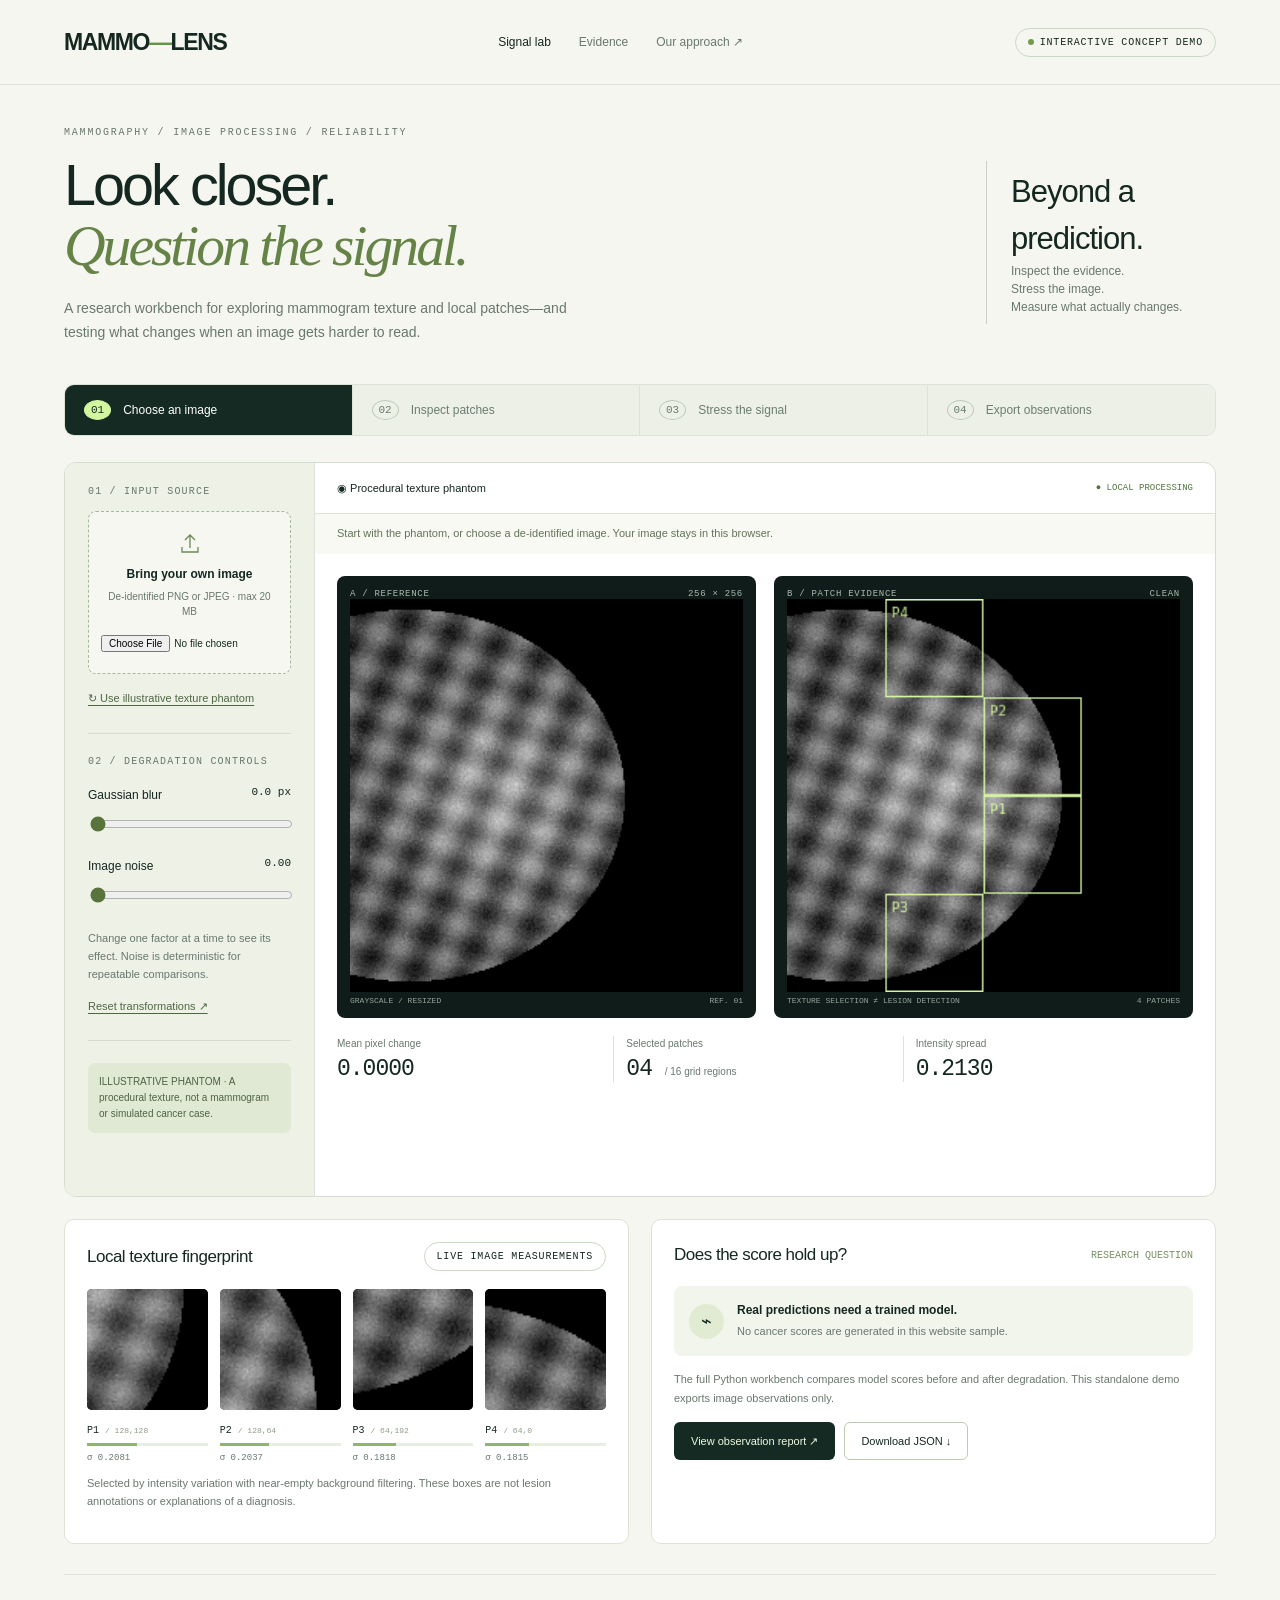
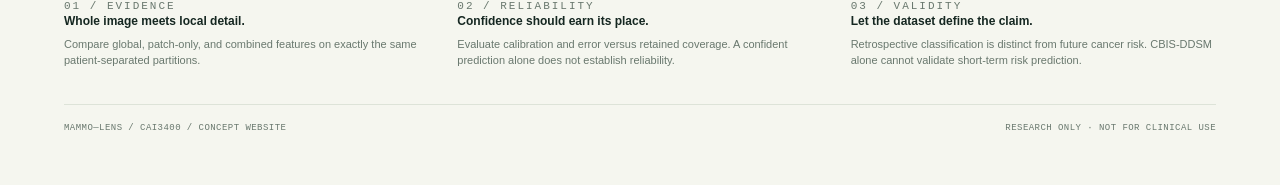
<file: demo/index.html>
<!doctype html>
<html lang="en">
<head>
<meta charset="utf-8"><meta name="viewport" content="width=device-width, initial-scale=1">
<title>MAMMO—LENS · Interactive signal lab</title>
<style>
:root{--ink:#152721;--muted:#69786e;--paper:#f5f6ef;--line:#dde3d8;--lime:#d4f5a0;--dark:#142a23;--mono:ui-monospace,SFMono-Regular,Consolas,monospace}*{box-sizing:border-box}body{margin:0;background:var(--paper);color:var(--ink);font:15px/1.5 Inter,Arial,sans-serif}button,input{font:inherit}button{cursor:pointer}button:focus-visible,a:focus-visible,input:focus-visible{outline:3px solid #629544;outline-offset:4px}button{transition:background .15s,transform .15s}button:hover{transform:translateY(-1px)}header{height:85px;display:flex;align-items:center;justify-content:space-between;padding:0 5%;border-bottom:1px solid var(--line)}.brand{font-size:23px;font-weight:800;letter-spacing:-1.4px}.brand span{color:#659447}nav{display:flex;gap:28px;font-size:12px}nav a{color:var(--muted);text-decoration:none}nav a:first-child{color:var(--ink)}.badge{font:10px var(--mono);letter-spacing:.08em;border:1px solid #cbd8c5;border-radius:40px;padding:8px 12px;display:inline-block}.dot{display:inline-block;width:6px;height:6px;background:#739b4b;border-radius:50%;margin-right:6px}main{max-width:1450px;padding:42px 5% 50px;margin:auto}.intro{display:flex;justify-content:space-between;gap:40px;align-items:center}.eyebrow{font:10px var(--mono);letter-spacing:.18em;color:var(--muted);margin:0 0 17px}h1{font-size:clamp(36px,4.5vw,62px);line-height:1.05;font-weight:500;letter-spacing:-3px;margin:0 0 20px}h1 em{font-family:Georgia,serif;font-weight:400;color:#658347}.sub{font-size:14px;color:var(--muted);max-width:530px;line-height:1.7}.intro-note{width:230px;flex-shrink:0;border-left:1px solid #c9d2c3;padding:8px 0 8px 24px;color:var(--muted);font-size:12px}.intro-note strong{font-size:31px;font-weight:400;color:var(--ink);display:block;letter-spacing:-1px}.steps{display:grid;grid-template-columns:repeat(4,1fr);margin:25px 0 26px;border:1px solid var(--line);border-radius:10px;overflow:hidden}.step{border:0;border-right:1px solid var(--line);padding:15px 19px;text-align:left;background:#edf0e7;color:#6c7e70;font-size:12px;display:flex;align-items:center;gap:12px}.step:last-child{border:0}.step b{font:11px var(--mono);border:1px solid #bccab5;border-radius:50%;padding:3px 6px}.step.active{background:var(--dark);color:#fff}.step.active b{background:var(--lime);color:var(--ink);border-color:var(--lime)}.workbench{display:grid;grid-template-columns:250px 1fr;border:1px solid #d5ddd0;border-radius:12px;overflow:hidden;background:#fff}.sidebar{padding:23px;background:#edf1e6;border-right:1px solid var(--line)}.section-label{font:10px var(--mono);letter-spacing:.12em;color:var(--muted);margin-bottom:14px}.upload{border:1px dashed #a8b99b;border-radius:8px;padding:20px 12px;text-align:center;margin-bottom:12px;background:#f5f7f0}.upload svg{display:block;margin:0 auto 9px}.upload label{display:block;font-weight:600;font-size:12px;cursor:pointer}.upload p{font-size:10px;color:var(--muted);margin:6px 0}.upload input{font-size:10px;max-width:100%;margin-top:10px}.text-btn{background:transparent;border:0;text-decoration:underline;text-underline-offset:3px;font-size:11px;color:#506642;padding:4px 0}.divider{height:1px;background:#d5dece;margin:22px 0}.control{margin:19px 0}.control label{display:flex;justify-content:space-between;font-size:12px}.control output{font:11px var(--mono)}input[type=range]{accent-color:#58743c;width:100%;margin-top:12px}.small{font-size:11px;line-height:1.65;color:var(--muted)}.mode-note{background:#dfe9d3;border-radius:7px;padding:11px;font-size:10px;line-height:1.6;color:#4e6347}.viewer{min-width:0}.viewer-top{padding:17px 22px;border-bottom:1px solid var(--line);display:flex;align-items:center;justify-content:space-between;gap:10px;font-size:11px}.live{font:9px var(--mono);color:#52733c}.filename{white-space:nowrap;overflow:hidden;text-overflow:ellipsis;max-width:65%}.stage-guide{background:#f7f9f2;padding:11px 22px;font-size:11px;color:#637359;min-height:40px}.scan-grid{display:grid;grid-template-columns:1fr 1fr;gap:18px;padding:22px 22px 0}.scan{background:#101c19;border-radius:8px;padding:13px;position:relative;overflow:hidden}.scan-header{font:9px var(--mono);letter-spacing:.08em;color:#a7bbad;display:flex;justify-content:space-between}.scan canvas{display:block;max-width:100%;width:100%;aspect-ratio:1;image-rendering:auto}.scan-footer{font:8px var(--mono);color:#91a69a;display:flex;justify-content:space-between;padding-top:4px}.readout{display:grid;grid-template-columns:repeat(3,1fr);gap:12px;padding:18px 22px}.stat{border-right:1px solid var(--line)}.stat:last-child{border:0}.stat-label{font-size:10px;color:var(--muted)}.stat-value{font:23px var(--mono);letter-spacing:-1px;margin-top:5px}.stat-unit{font-size:10px;color:var(--muted);font-family:Arial,sans-serif;letter-spacing:0}.bottom{display:grid;grid-template-columns:1fr 1fr;gap:22px;margin-top:22px}.card{background:#fff;border:1px solid var(--line);border-radius:10px;padding:22px}.card-head{display:flex;justify-content:space-between;align-items:center;gap:10px;margin-bottom:18px}h2{font-size:17px;letter-spacing:-.5px;margin:0;font-weight:500}.patches{display:grid;grid-template-columns:repeat(4,1fr);gap:12px}.patches canvas{width:100%;background:#17251e;border-radius:5px}.patch-name{font:10px var(--mono);margin-top:8px}.bar{height:3px;background:#e9eee2;margin:7px 0}.bar span{display:block;height:100%;background:#91b66b}.patch-value{font:9px var(--mono);color:var(--muted)}.model-state{display:flex;gap:13px;align-items:center;background:#f2f5eb;padding:15px;border-radius:8px;margin-bottom:14px}.model-icon{width:35px;height:35px;background:#e1ebd2;border-radius:50%;display:grid;place-items:center;font-size:18px;flex-shrink:0}.model-state strong{display:block;font-size:12px;font-weight:600}.model-state span{font-size:11px;color:var(--muted)}.primary{background:var(--dark);color:#eef9e2;border:0;border-radius:6px;padding:11px 17px;font-size:11px}.secondary{background:#fff;color:var(--ink);border:1px solid #bcccaf;border-radius:6px;padding:10px 16px;font-size:11px}.actions{display:flex;gap:9px;flex-wrap:wrap;margin-top:15px}.protocol{margin-top:30px;padding-top:25px;border-top:1px solid var(--line);display:grid;grid-template-columns:1fr 1fr 1fr;gap:28px}.protocol h3{font-size:12px;font-weight:600;margin:0 0 6px}.protocol p{font-size:11px;color:var(--muted);margin:0}footer{margin-top:35px;padding-top:18px;border-top:1px solid var(--line);display:flex;justify-content:space-between;font:9px var(--mono);color:var(--muted);letter-spacing:.05em}#notice{font-size:11px;min-height:18px;color:#6e4335}dialog{max-width:620px;border:1px solid #bdcdb2;border-radius:12px;padding:28px;color:var(--ink);background:var(--paper)}dialog::backdrop{background:#10241bd0}pre{white-space:pre-wrap;font:11px/1.6 var(--mono);background:#e9efdf;padding:16px;border-radius:8px;max-height:50vh;overflow:auto}@media(min-width:1450px){.scan canvas{max-height:380px;object-fit:contain}}@media(max-width:950px){.intro-note{display:none}.workbench{grid-template-columns:220px 1fr}.scan-grid{gap:10px;padding:15px 15px 0}.scan{padding:9px}nav{display:none}.step{padding:12px;font-size:10px}.step b{display:none}.bottom{grid-template-columns:1fr}}@media(max-width:650px){header{height:65px}.brand{font-size:20px}.badge{font-size:8px}main{padding:28px 5%}.workbench{grid-template-columns:1fr}.sidebar{border-right:0;border-bottom:1px solid var(--line)}.sidebar .controls{display:grid;grid-template-columns:1fr 1fr;gap:20px}.control{margin:6px 0}.upload{padding:12px}.divider{margin:16px 0}.readout{padding:16px 12px}.stat-value{font-size:18px}.steps{margin-top:20px}.step{padding:11px 8px;font-size:9px}.protocol{grid-template-columns:1fr;gap:16px}.scan-grid{gap:8px;padding:12px 12px 0}.scan-header{font-size:7px}.scan-footer{font-size:6px}.patches{gap:8px}.card{padding:17px}.viewer-top{padding:14px}footer{font-size:8px;gap:20px}.stage-guide{padding:10px 14px}}
</style>
</head>
<body>
<header><div class="brand">MAMMO<span>—</span>LENS</div><nav aria-label="Main navigation"><a href="#lab">Signal lab</a><a href="#evidence">Evidence</a><a href="#protocol">Our approach ↗</a></nav><span class="badge"><span class="dot"></span>INTERACTIVE CONCEPT DEMO</span></header>
<main>
<section class="intro"><div><p class="eyebrow">MAMMOGRAPHY / IMAGE PROCESSING / RELIABILITY</p><h1>Look closer.<br><em>Question the signal.</em></h1><p class="sub">A research workbench for exploring mammogram texture and local patches—and testing what changes when an image gets harder to read.</p></div><aside class="intro-note"><strong>Beyond a prediction.</strong>Inspect the evidence.<br>Stress the image.<br>Measure what actually changes.</aside></section>
<section id="lab" aria-label="Interactive image workflow">
<div class="steps" role="group" aria-label="Workflow stages"><button class="step active" data-stage="0"><b>01</b> Choose an image</button><button class="step" data-stage="1"><b>02</b> Inspect patches</button><button class="step" data-stage="2"><b>03</b> Stress the signal</button><button class="step" data-stage="3"><b>04</b> Export observations</button></div>
<div class="workbench"><aside class="sidebar"><div class="section-label">01 / INPUT SOURCE</div><div class="upload"><svg width="24" height="24" fill="none" stroke="#6d8857" stroke-width="1.3" aria-hidden="true"><path d="M12 16V3m-5 5 5-5 5 5M4 15v5h16v-5"/></svg><label for="upload">Bring your own image</label><p>De-identified PNG or JPEG · max 20 MB</p><input id="upload" type="file" accept="image/png,image/jpeg"></div><button id="phantom" class="text-btn">↻ Use illustrative texture phantom</button><div class="divider"></div><div class="section-label">02 / DEGRADATION CONTROLS</div><div class="controls"><div class="control"><label for="blur">Gaussian blur <output id="blur-value">0.0 px</output></label><input id="blur" type="range" min="0" max="5" step="0.5" value="0"></div><div class="control"><label for="noise">Image noise <output id="noise-value">0.00</output></label><input id="noise" type="range" min="0" max="0.2" step="0.01" value="0"></div></div><p class="small">Change one factor at a time to see its effect. Noise is deterministic for repeatable comparisons.</p><button id="reset" class="text-btn">Reset transformations ↗</button><div class="divider"></div><div id="source-note" class="mode-note">ILLUSTRATIVE PHANTOM<br>A procedural texture, not a mammogram or simulated cancer case.</div><p id="notice" role="status" aria-live="polite"></p></aside>
<div class="viewer"><div class="viewer-top"><span id="filename" class="filename">◉ &nbsp; Procedural texture phantom</span><span class="live">● LOCAL PROCESSING</span></div><div id="stage-guide" class="stage-guide">Start with the phantom, or choose a de-identified image. Your image stays in this browser.</div><div class="scan-grid"><div class="scan"><div class="scan-header"><span>A / REFERENCE</span><span>256 × 256</span></div><canvas id="reference" width="256" height="256" aria-label="Grayscale reference image"></canvas><div class="scan-footer"><span>GRAYSCALE / RESIZED</span><span>REF. 01</span></div></div><div class="scan"><div class="scan-header"><span>B / PATCH EVIDENCE</span><span id="transform-state">CLEAN</span></div><canvas id="processed" width="256" height="256" aria-label="Transformed image with selected texture patches"></canvas><div class="scan-footer"><span>TEXTURE SELECTION ≠ LESION DETECTION</span><span>4 PATCHES</span></div></div></div><div class="readout"><div class="stat"><div class="stat-label">Mean pixel change</div><div id="change" class="stat-value">0.0000</div></div><div class="stat"><div class="stat-label">Selected patches</div><div class="stat-value">04 <span class="stat-unit">/ 16 grid regions</span></div></div><div class="stat"><div class="stat-label">Intensity spread</div><div id="spread" class="stat-value">—</div></div></div></div></div>
</section>
<div class="bottom" id="evidence"><section class="card"><div class="card-head"><h2>Local texture fingerprint</h2><span class="badge">LIVE IMAGE MEASUREMENTS</span></div><div id="patches" class="patches"></div><p class="small">Selected by intensity variation with near-empty background filtering. These boxes are not lesion annotations or explanations of a diagnosis.</p></section><section class="card"><div class="card-head"><h2>Does the score hold up?</h2><span style="font:10px var(--mono);color:#789065">RESEARCH QUESTION</span></div><div class="model-state"><div class="model-icon">⌁</div><div><strong>Real predictions need a trained model.</strong><span>No cancer scores are generated in this website sample.</span></div></div><p class="small">The full Python workbench compares model scores before and after degradation. This standalone demo exports image observations only.</p><div class="actions"><button id="view-report" class="primary">View observation report ↗</button><button id="download" class="secondary">Download JSON ↓</button></div></section></div>
<section id="protocol" class="protocol"><div><p class="eyebrow">01 / EVIDENCE</p><h3>Whole image meets local detail.</h3><p>Compare global, patch-only, and combined features on exactly the same patient-separated partitions.</p></div><div><p class="eyebrow">02 / RELIABILITY</p><h3>Confidence should earn its place.</h3><p>Evaluate calibration and error versus retained coverage. A confident prediction alone does not establish reliability.</p></div><div><p class="eyebrow">03 / VALIDITY</p><h3>Let the dataset define the claim.</h3><p>Retrospective classification is distinct from future cancer risk. CBIS-DDSM alone cannot validate short-term risk prediction.</p></div></section>
<footer><span>MAMMO—LENS / CAI3400 / CONCEPT WEBSITE</span><span>RESEARCH ONLY · NOT FOR CLINICAL USE</span></footer>
</main>
<dialog id="report-dialog"><p class="eyebrow">MAMMO—LENS / OBSERVATION RECORD</p><h2>Your image-processing report</h2><p class="small">Pixel measurements, not diagnostic findings. No trained inference is performed in this sample.</p><pre id="report-json"></pre><button id="close-report" class="primary">Back to the lab</button></dialog>
<script>
'use strict';
const $ = id => document.getElementById(id);
const ref=$('reference'), view=$('processed'), rctx=ref.getContext('2d',{willReadFrequently:true}), vctx=view.getContext('2d',{willReadFrequently:true});
const off=document.createElement('canvas');off.width=off.height=256;const octx=off.getContext('2d',{willReadFrequently:true});
let baseline, sourceType='illustrative_phantom', sourceName='Procedural texture phantom', latestReport=null, stage=0, uploadGeneration=0;
function seededRandom(seed){return ()=>{seed=(Math.imul(1664525,seed)+1013904223)>>>0;return seed/4294967296;};}
function gaussian(rng){return Math.sqrt(-2*Math.log(Math.max(rng(),1e-9)))*Math.cos(2*Math.PI*rng());}
function stats(values){let sum=0,sq=0;for(const v of values){sum+=v;sq+=v*v;}const mean=sum/values.length;return {mean,std:Math.sqrt(Math.max(0,sq/values.length-mean*mean))};}
function setStage(value){stage=value;document.querySelectorAll('.step').forEach((el,i)=>{el.classList.toggle('active',i===stage);el.setAttribute('aria-pressed',String(i===stage));});const guides=['Start with the phantom, or choose a de-identified image. Your image stays in this browser.','The four texture-rich grid regions are shown below. Selection is based on texture, not disease.','Adjust blur or noise on the left. Watch the image difference and selected patches change.','Review or download the observations. The report contains no prediction or medical conclusion.'];$('stage-guide').textContent=guides[stage];}
function makePhantom(){const data=rctx.createImageData(256,256),rng=seededRandom(12);for(let y=0;y<256;y++)for(let x=0;x<256;x++){const a=x/127.5-1,b=y/127.5-1;const mask=((a+.7)**2/1.1**2+b*b/.95**2)<1;let v=mask?(.3+.13*Math.sin(25*a+10*b)+.08*Math.cos(32*b-9*a)+.25*Math.exp(-((a+.25)**2+b*b)*4)+gaussian(rng)*.035):0;v=Math.round(Math.max(0,Math.min(1,v))*255);const k=(y*256+x)*4;data.data[k]=data.data[k+1]=data.data[k+2]=v;data.data[k+3]=255;}rctx.putImageData(data,0,0);baseline=data;sourceType='illustrative_phantom';sourceName='Procedural texture phantom';$('filename').textContent='◉  '+sourceName;$('source-note').textContent='ILLUSTRATIVE PHANTOM · A procedural texture, not a mammogram or simulated cancer case.';resetControls();setStage(0);}
function resetControls(){$('blur').value=0;$('noise').value=0;render();}
function render(){if(!baseline)return;const blur=Number($('blur').value),noise=Number($('noise').value);$('blur-value').textContent=blur.toFixed(1)+' px';$('noise-value').textContent=noise.toFixed(2);octx.clearRect(0,0,256,256);octx.filter=blur?`blur(${blur}px)`:'none';octx.drawImage(ref,0,0);octx.filter='none';const frame=octx.getImageData(0,0,256,256),rng=seededRandom(42);let diff=0,all=[];for(let i=0;i<frame.data.length;i+=4){const delta=noise?gaussian(rng)*noise*255:0;const v=Math.round(Math.max(0,Math.min(255,frame.data[i]+delta)));frame.data[i]=frame.data[i+1]=frame.data[i+2]=v;frame.data[i+3]=255;diff+=Math.abs(v-baseline.data[i])/255;all.push(v/255);}octx.putImageData(frame,0,0);vctx.putImageData(frame,0,0);let patches=[];for(let y=0;y<256;y+=64)for(let x=0;x<256;x+=64){let vals=[],nonempty=0;for(let j=y;j<y+64;j++)for(let i=x;i<x+64;i++){const v=frame.data[(j*256+i)*4]/255;vals.push(v);if(v>.05)nonempty++;}const s=stats(vals);patches.push({x,y,width:64,height:64,std:s.std,rank:nonempty/4096>.1?s.std:-1});}patches.sort((a,b)=>b.rank-a.rank);patches=patches.slice(0,4);$('patches').replaceChildren();for(let i=0;i<4;i++){const p=patches[i];vctx.strokeStyle='#d4f5a0';vctx.lineWidth=1;vctx.strokeRect(p.x+.5,p.y+.5,63,63);vctx.fillStyle='#d4f5a0';vctx.font='9px monospace';vctx.fillText('P'+(i+1),p.x+4,p.y+12);const cell=document.createElement('div'),canvas=document.createElement('canvas');canvas.width=canvas.height=64;canvas.setAttribute('aria-label','Selected texture patch '+(i+1));canvas.getContext('2d').drawImage(off,p.x,p.y,64,64,0,0,64,64);cell.append(canvas);const text=document.createElement('div');text.innerHTML=`<div class="patch-name">P${i+1} <span style="color:#8c9b82;font-size:8px">/ ${p.x},${p.y}</span></div><div class="bar"><span style="width:${Math.min(100,p.std/.5*100)}%"></span></div><div class="patch-value">σ ${p.std.toFixed(4)}</div>`;cell.append(text);$('patches').append(cell);}const imageStats=stats(all),meanChange=diff/65536;$('change').textContent=meanChange.toFixed(4);$('spread').textContent=imageStats.std.toFixed(4);$('transform-state').textContent=blur||noise?'TRANSFORMED':'CLEAN';latestReport={project:'MAMMO-LENS',demo_type:'standalone_browser_image_processing',source_type:sourceType,source_name:sourceName,working_resolution:[256,256],preprocessing:'browser grayscale conversion and resize; not the Python percentile-normalization pipeline',transformations:{gaussian_blur_radius_px:blur,gaussian_noise_std:noise,noise_seed:42},measurements:{mean_absolute_pixel_change:meanChange,intensity_std:imageStats.std},patches:patches.map(({rank,...p},i)=>({id:'P'+(i+1),...p})),trained_inference_performed:false,clinical_validation:false,limitation:'Texture patches are not lesions. No disease scores or future cancer risk estimates are produced.'};document.body.dataset.ready='true';}
$('upload').addEventListener('change',e=>{const generation=++uploadGeneration,file=e.target.files[0];$('notice').textContent='';if(!file)return;if(file.size>20*1024*1024){$('notice').textContent='Please choose an image smaller than 20 MB.';return;}if(!['image/png','image/jpeg'].includes(file.type)){$('notice').textContent='Choose a PNG or JPEG image.';return;}const image=new Image(),url=URL.createObjectURL(file);image.onload=()=>{URL.revokeObjectURL(url);if(generation!==uploadGeneration)return;if(image.naturalWidth*image.naturalHeight>40000000){$('notice').textContent='This preview supports images up to 40 megapixels. Export a smaller copy.';return;}rctx.drawImage(image,0,0,256,256);let data=rctx.getImageData(0,0,256,256);for(let i=0;i<data.data.length;i+=4){const a=data.data[i+3]/255,v=Math.round((.299*data.data[i]+.587*data.data[i+1]+.114*data.data[i+2])*a);data.data[i]=data.data[i+1]=data.data[i+2]=v;data.data[i+3]=255;}rctx.putImageData(data,0,0);baseline=data;sourceType='user_uploaded_image';sourceName=file.name;$('filename').textContent='◉  '+sourceName;$('source-note').textContent='LOCAL IMAGE · This browser sample performs image processing only. No trained disease model is loaded.';resetControls();setStage(1);};image.onerror=()=>{URL.revokeObjectURL(url);$('notice').textContent='The browser could not decode this image. Try a PNG or JPEG export.';};image.src=url;});
$('phantom').onclick=()=>{uploadGeneration++;$('upload').value='';$('notice').textContent='';makePhantom();};$('reset').onclick=resetControls;for(const id of ['blur','noise'])$(id).addEventListener('input',()=>{setStage(2);render();});document.querySelectorAll('.step').forEach(button=>button.onclick=()=>{setStage(Number(button.dataset.stage));if(stage===1)$('evidence').scrollIntoView({behavior:'smooth',block:'nearest'});if(stage===3)showReport();});function showReport(){setStage(3);$('report-json').textContent=JSON.stringify(latestReport,null,2);$('report-dialog').showModal();}$('view-report').onclick=showReport;$('close-report').onclick=()=>$('report-dialog').close();$('download').onclick=()=>{setStage(3);const blob=new Blob([JSON.stringify(latestReport,null,2)],{type:'application/json'}),url=URL.createObjectURL(blob),a=document.createElement('a');a.href=url;a.download='mammo-lens-observations.json';a.click();setTimeout(()=>URL.revokeObjectURL(url),1000);};makePhantom();
</script>
</body></html>
</file>
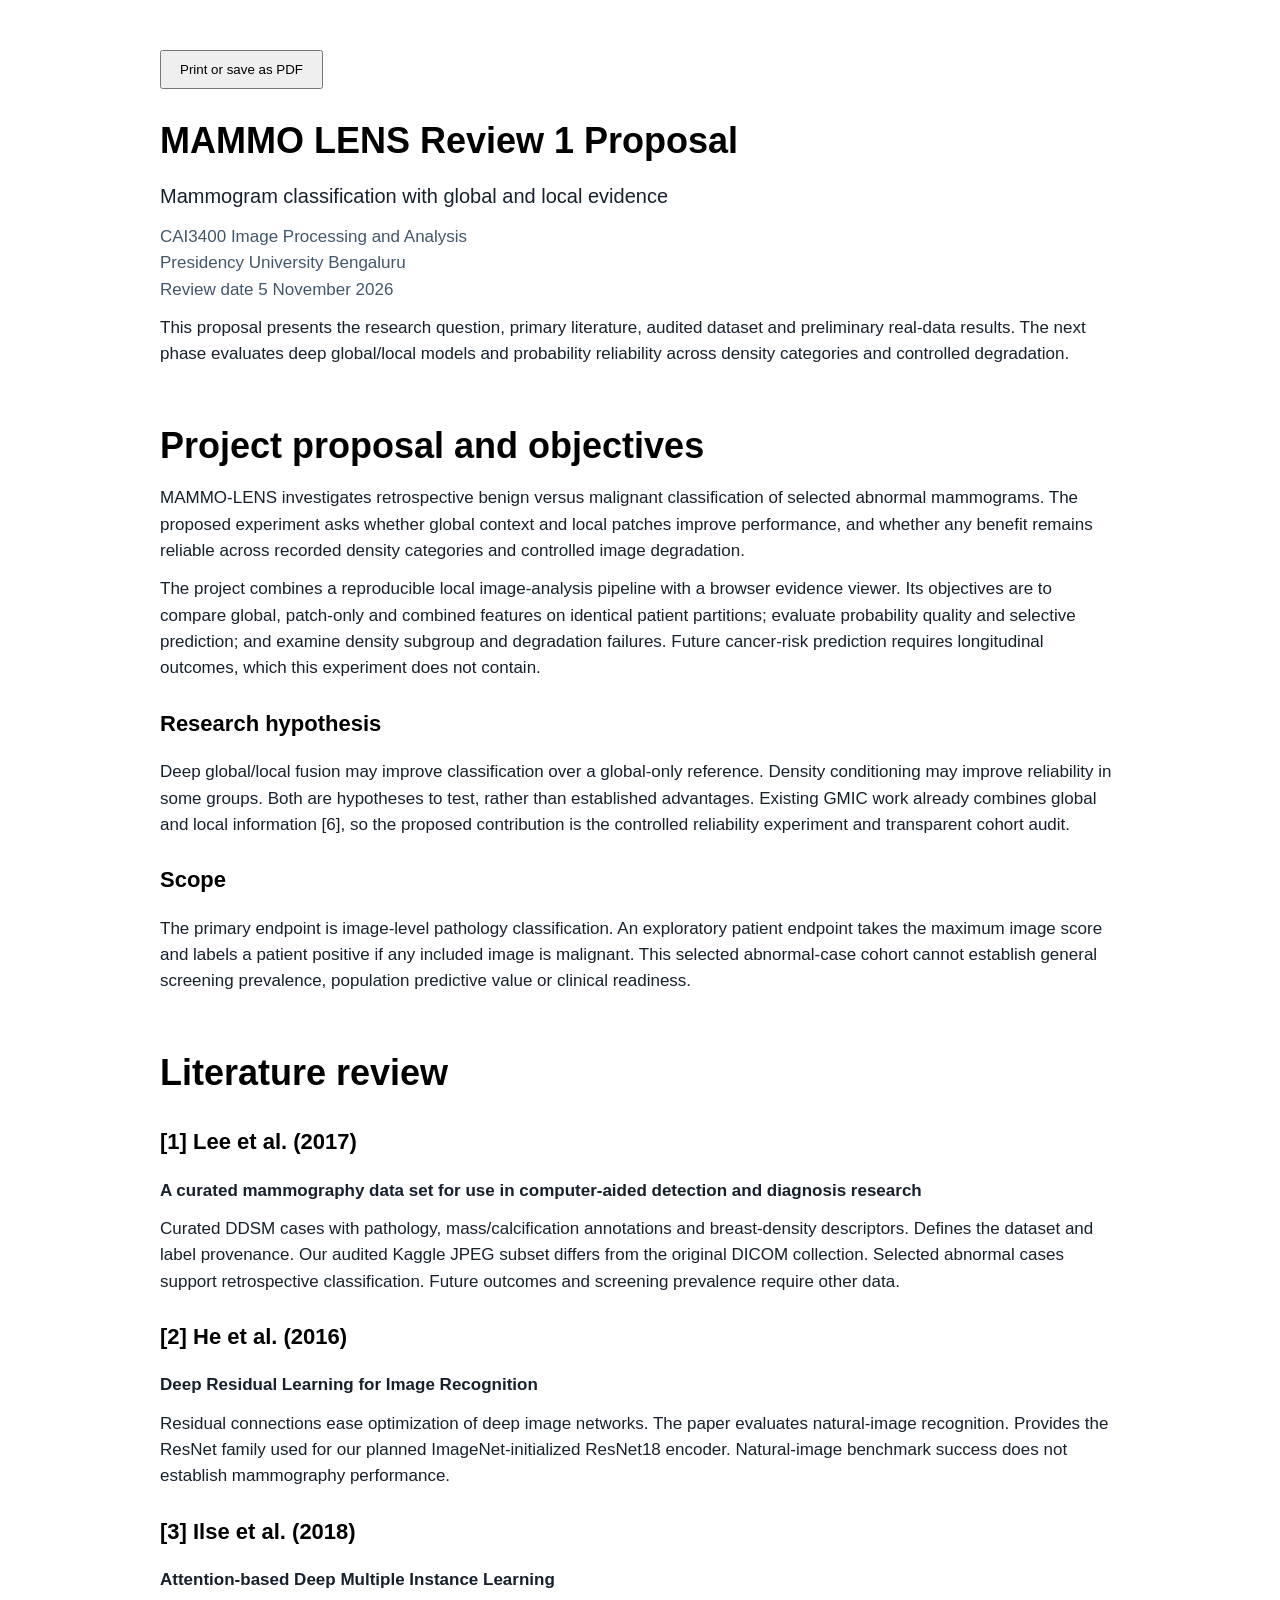
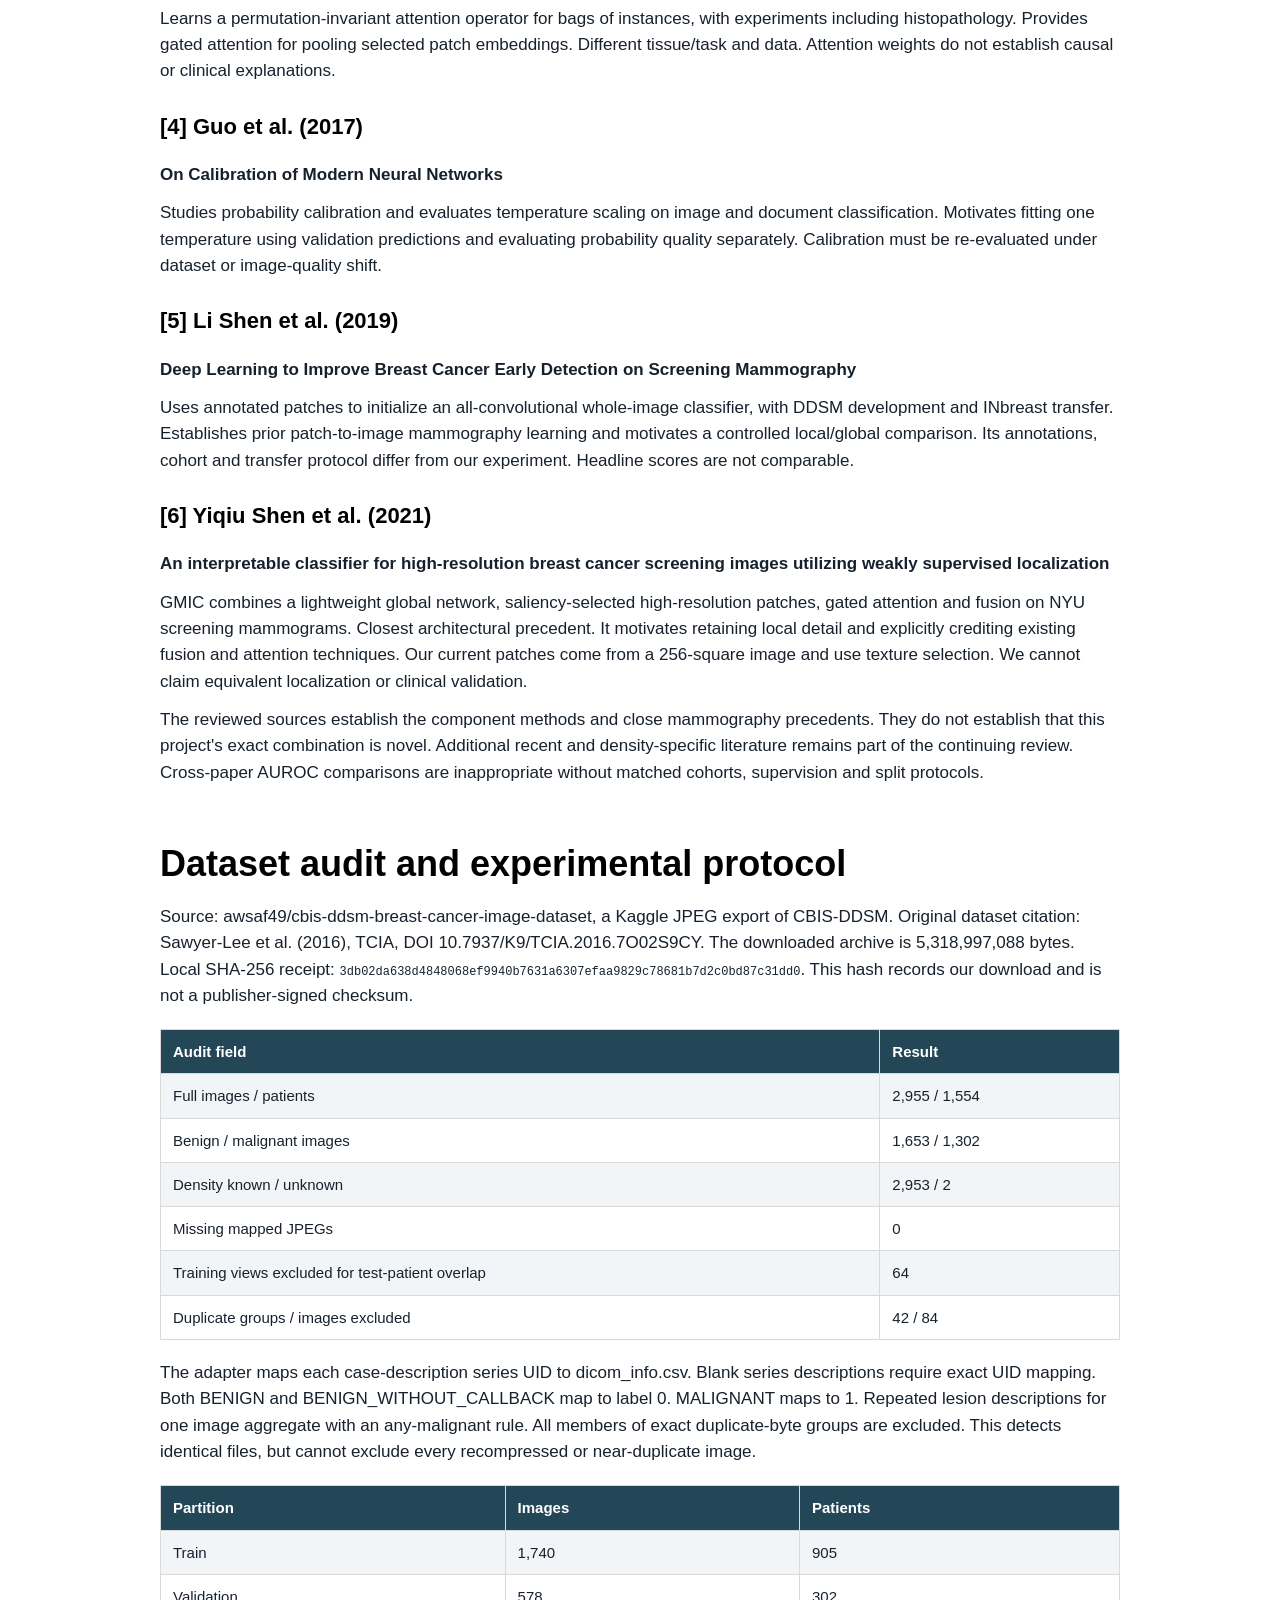
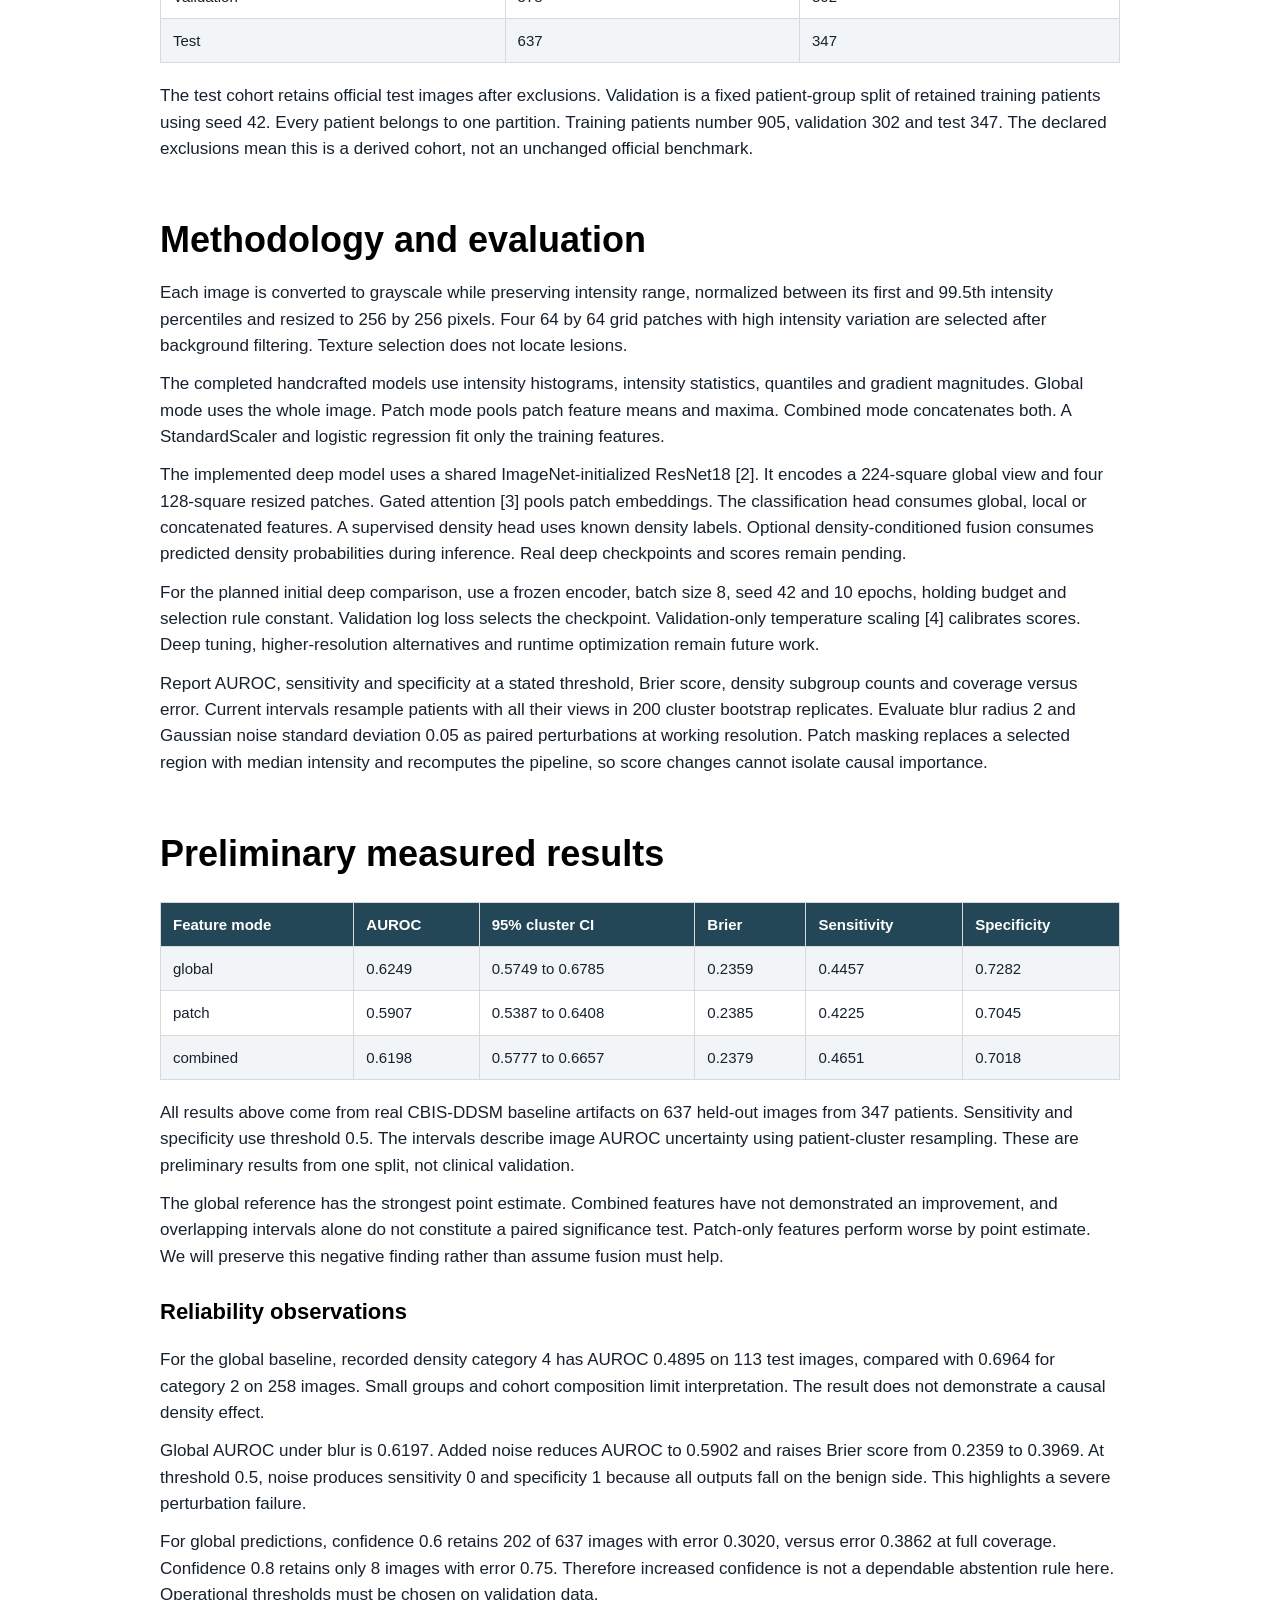
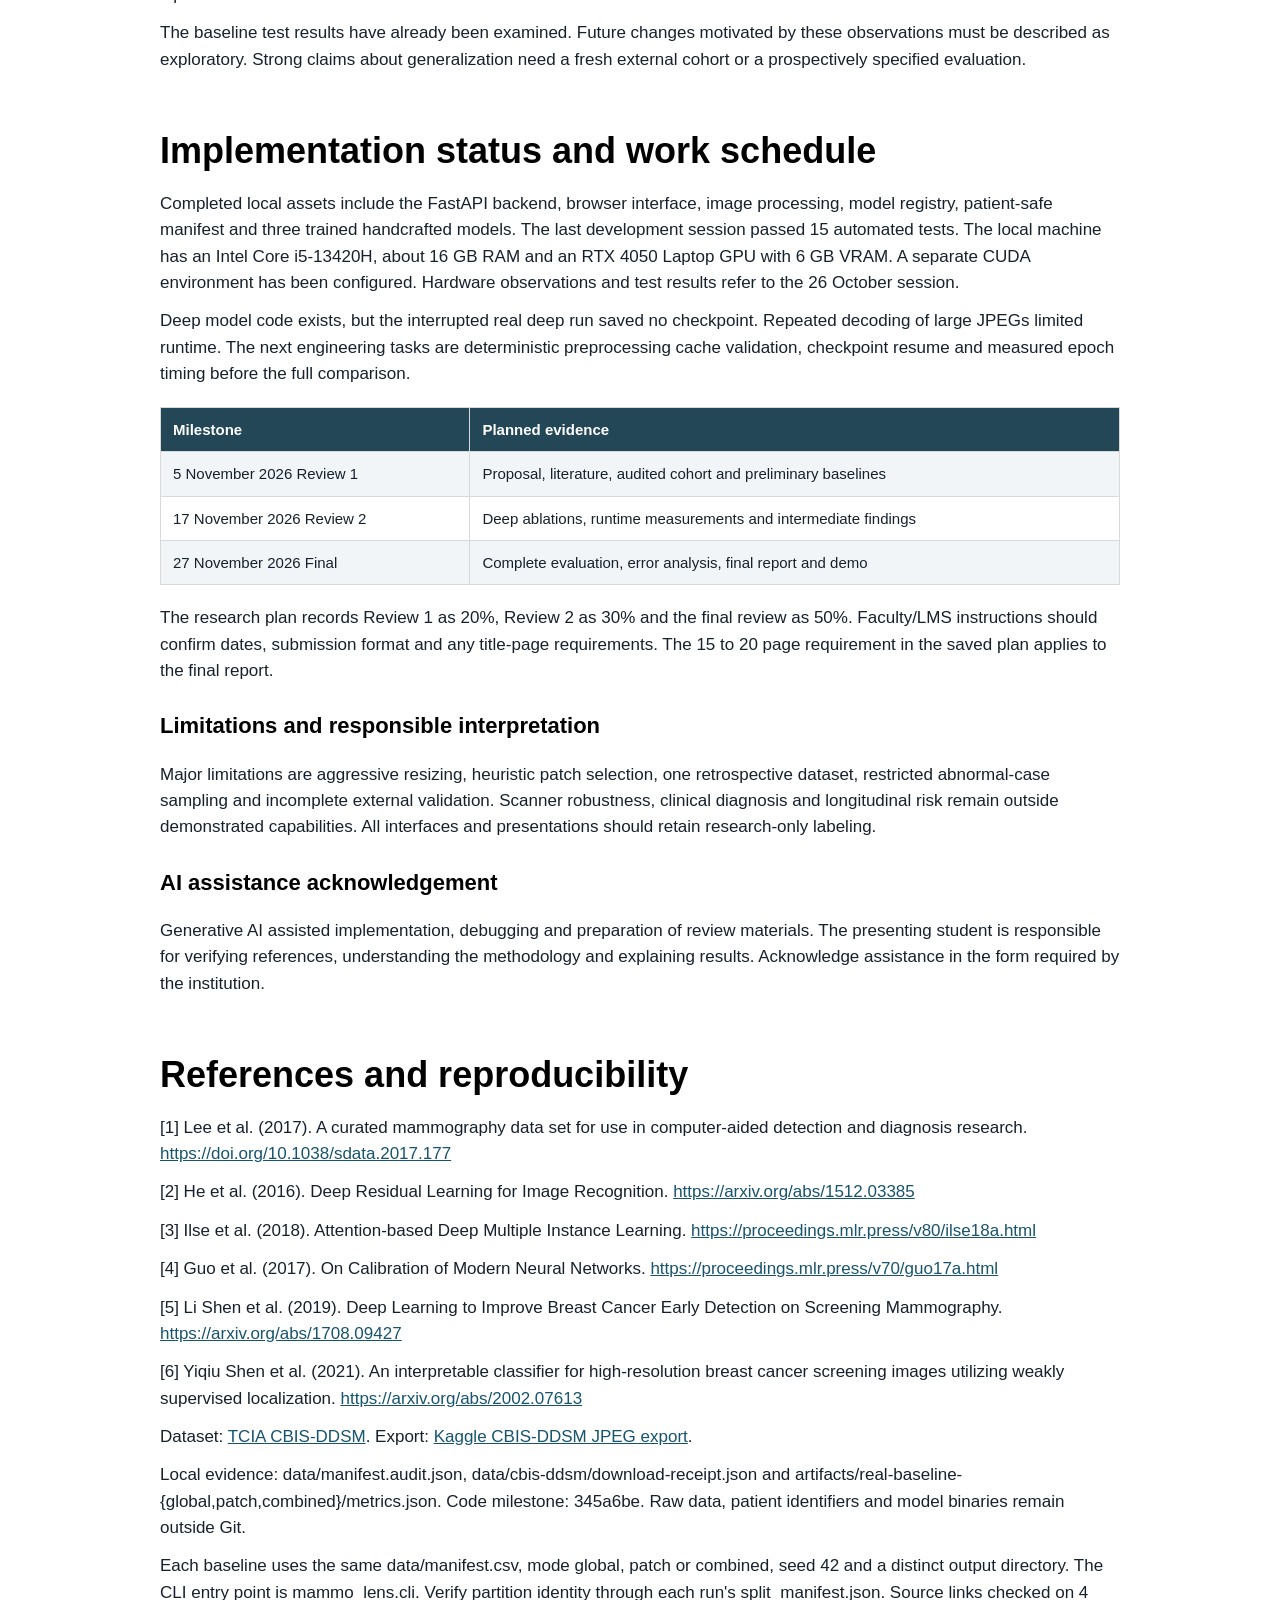
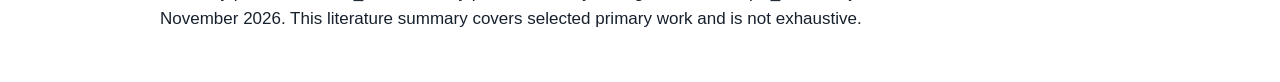
<file: docs/review1/Review-1-Proposal.html>
<!doctype html><html lang="en"><meta charset="utf-8"><title>MAMMO-LENS Review 1 proposal</title><style>body{font:17px/1.55 Arial,sans-serif;color:#17212d;max-width:960px;margin:50px auto;padding:0 30px}h1{font-size:36px;color:#000;margin-bottom:10px}h2{font-size:22px;color:#000;margin-top:25px}h3{font-size:18px}p{margin:12px 0}table{border-collapse:collapse;width:100%;font-size:15px;margin:20px 0}th,td{border:1px solid #d9d9d9;padding:10px 12px;text-align:left}th{background:#244758;color:white}tr:nth-child(even){background:#f1f5f8}a{color:#17546d}code{font-size:12px;overflow-wrap:anywhere}.meta{color:#42576b}section{margin:50px 0}.lead{font-size:20px}.print{padding:10px 18px;cursor:pointer}@media print{body{margin:0;max-width:none;font-size:11pt;padding:0}.print{display:none}section{break-before:page;margin:0}h1{font-size:25pt}h2{font-size:15pt}table{font-size:9.5pt}tr{break-inside:avoid}p{orphans:3;widows:3}a{color:inherit;text-decoration:none}@page{size:Letter;margin:0.75in}}</style><button class="print" onclick="window.print()">Print or save as PDF</button><h1>MAMMO LENS Review 1 Proposal</h1><p class="lead">Mammogram classification with global and local evidence</p><p class="meta">CAI3400 Image Processing and Analysis<br>Presidency University Bengaluru<br>Review date 5 November 2026</p><p>This proposal presents the research question, primary literature, audited dataset and preliminary real-data results. The next phase evaluates deep global/local models and probability reliability across density categories and controlled degradation.</p><section><h1>Project proposal and objectives</h1><p>MAMMO-LENS investigates retrospective benign versus malignant classification of selected abnormal mammograms. The proposed experiment asks whether global context and local patches improve performance, and whether any benefit remains reliable across recorded density categories and controlled image degradation.</p><p>The project combines a reproducible local image-analysis pipeline with a browser evidence viewer. Its objectives are to compare global, patch-only and combined features on identical patient partitions; evaluate probability quality and selective prediction; and examine density subgroup and degradation failures. Future cancer-risk prediction requires longitudinal outcomes, which this experiment does not contain.</p><h2>Research hypothesis</h2><p>Deep global/local fusion may improve classification over a global-only reference. Density conditioning may improve reliability in some groups. Both are hypotheses to test, rather than established advantages. Existing GMIC work already combines global and local information [6], so the proposed contribution is the controlled reliability experiment and transparent cohort audit.</p><h2>Scope</h2><p>The primary endpoint is image-level pathology classification. An exploratory patient endpoint takes the maximum image score and labels a patient positive if any included image is malignant. This selected abnormal-case cohort cannot establish general screening prevalence, population predictive value or clinical readiness.</p></section><section><h1>Literature review</h1><h2>[1] Lee et al. (2017)</h2><p><strong>A curated mammography data set for use in computer-aided detection and diagnosis research</strong></p><p>Curated DDSM cases with pathology, mass/calcification annotations and breast-density descriptors. Defines the dataset and label provenance. Our audited Kaggle JPEG subset differs from the original DICOM collection. Selected abnormal cases support retrospective classification. Future outcomes and screening prevalence require other data.</p><h2>[2] He et al. (2016)</h2><p><strong>Deep Residual Learning for Image Recognition</strong></p><p>Residual connections ease optimization of deep image networks. The paper evaluates natural-image recognition. Provides the ResNet family used for our planned ImageNet-initialized ResNet18 encoder. Natural-image benchmark success does not establish mammography performance.</p><h2>[3] Ilse et al. (2018)</h2><p><strong>Attention-based Deep Multiple Instance Learning</strong></p><p>Learns a permutation-invariant attention operator for bags of instances, with experiments including histopathology. Provides gated attention for pooling selected patch embeddings. Different tissue/task and data. Attention weights do not establish causal or clinical explanations.</p><h2>[4] Guo et al. (2017)</h2><p><strong>On Calibration of Modern Neural Networks</strong></p><p>Studies probability calibration and evaluates temperature scaling on image and document classification. Motivates fitting one temperature using validation predictions and evaluating probability quality separately. Calibration must be re-evaluated under dataset or image-quality shift.</p><h2>[5] Li Shen et al. (2019)</h2><p><strong>Deep Learning to Improve Breast Cancer Early Detection on Screening Mammography</strong></p><p>Uses annotated patches to initialize an all-convolutional whole-image classifier, with DDSM development and INbreast transfer. Establishes prior patch-to-image mammography learning and motivates a controlled local/global comparison. Its annotations, cohort and transfer protocol differ from our experiment. Headline scores are not comparable.</p><h2>[6] Yiqiu Shen et al. (2021)</h2><p><strong>An interpretable classifier for high-resolution breast cancer screening images utilizing weakly supervised localization</strong></p><p>GMIC combines a lightweight global network, saliency-selected high-resolution patches, gated attention and fusion on NYU screening mammograms. Closest architectural precedent. It motivates retaining local detail and explicitly crediting existing fusion and attention techniques. Our current patches come from a 256-square image and use texture selection. We cannot claim equivalent localization or clinical validation.</p><p>The reviewed sources establish the component methods and close mammography precedents. They do not establish that this project's exact combination is novel. Additional recent and density-specific literature remains part of the continuing review. Cross-paper AUROC comparisons are inappropriate without matched cohorts, supervision and split protocols.</p></section><section><h1>Dataset audit and experimental protocol</h1><p>Source: awsaf49/cbis-ddsm-breast-cancer-image-dataset, a Kaggle JPEG export of CBIS-DDSM. Original dataset citation: Sawyer-Lee et al. (2016), TCIA, DOI 10.7937/K9/TCIA.2016.7O02S9CY. The downloaded archive is 5,318,997,088 bytes. Local SHA-256 receipt: <code>3db02da638d4848068ef9940b7631a6307efaa9829c78681b7d2c0bd87c31dd0</code>. This hash records our download and is not a publisher-signed checksum.</p><table><tr><th>Audit field</th><th>Result</th></tr><tr><td>Full images / patients</td><td>2,955 / 1,554</td></tr><tr><td>Benign / malignant images</td><td>1,653 / 1,302</td></tr><tr><td>Density known / unknown</td><td>2,953 / 2</td></tr><tr><td>Missing mapped JPEGs</td><td>0</td></tr><tr><td>Training views excluded for test-patient overlap</td><td>64</td></tr><tr><td>Duplicate groups / images excluded</td><td>42 / 84</td></tr></table><p>The adapter maps each case-description series UID to dicom_info.csv. Blank series descriptions require exact UID mapping. Both BENIGN and BENIGN_WITHOUT_CALLBACK map to label 0. MALIGNANT maps to 1. Repeated lesion descriptions for one image aggregate with an any-malignant rule. All members of exact duplicate-byte groups are excluded. This detects identical files, but cannot exclude every recompressed or near-duplicate image.</p><table><tr><th>Partition</th><th>Images</th><th>Patients</th></tr><tr><td>Train</td><td>1,740</td><td>905</td></tr><tr><td>Validation</td><td>578</td><td>302</td></tr><tr><td>Test</td><td>637</td><td>347</td></tr></table><p>The test cohort retains official test images after exclusions. Validation is a fixed patient-group split of retained training patients using seed 42. Every patient belongs to one partition. Training patients number 905, validation 302 and test 347. The declared exclusions mean this is a derived cohort, not an unchanged official benchmark.</p></section><section><h1>Methodology and evaluation</h1><p>Each image is converted to grayscale while preserving intensity range, normalized between its first and 99.5th intensity percentiles and resized to 256 by 256 pixels. Four 64 by 64 grid patches with high intensity variation are selected after background filtering. Texture selection does not locate lesions.</p><p>The completed handcrafted models use intensity histograms, intensity statistics, quantiles and gradient magnitudes. Global mode uses the whole image. Patch mode pools patch feature means and maxima. Combined mode concatenates both. A StandardScaler and logistic regression fit only the training features.</p><p>The implemented deep model uses a shared ImageNet-initialized ResNet18 [2]. It encodes a 224-square global view and four 128-square resized patches. Gated attention [3] pools patch embeddings. The classification head consumes global, local or concatenated features. A supervised density head uses known density labels. Optional density-conditioned fusion consumes predicted density probabilities during inference. Real deep checkpoints and scores remain pending.</p><p>For the planned initial deep comparison, use a frozen encoder, batch size 8, seed 42 and 10 epochs, holding budget and selection rule constant. Validation log loss selects the checkpoint. Validation-only temperature scaling [4] calibrates scores. Deep tuning, higher-resolution alternatives and runtime optimization remain future work.</p><p>Report AUROC, sensitivity and specificity at a stated threshold, Brier score, density subgroup counts and coverage versus error. Current intervals resample patients with all their views in 200 cluster bootstrap replicates. Evaluate blur radius 2 and Gaussian noise standard deviation 0.05 as paired perturbations at working resolution. Patch masking replaces a selected region with median intensity and recomputes the pipeline, so score changes cannot isolate causal importance.</p></section><section><h1>Preliminary measured results</h1><table><tr><th>Feature mode</th><th>AUROC</th><th>95% cluster CI</th><th>Brier</th><th>Sensitivity</th><th>Specificity</th></tr><tr><td>global</td><td>0.6249</td><td>0.5749 to 0.6785</td><td>0.2359</td><td>0.4457</td><td>0.7282</td></tr><tr><td>patch</td><td>0.5907</td><td>0.5387 to 0.6408</td><td>0.2385</td><td>0.4225</td><td>0.7045</td></tr><tr><td>combined</td><td>0.6198</td><td>0.5777 to 0.6657</td><td>0.2379</td><td>0.4651</td><td>0.7018</td></tr></table><p>All results above come from real CBIS-DDSM baseline artifacts on 637 held-out images from 347 patients. Sensitivity and specificity use threshold 0.5. The intervals describe image AUROC uncertainty using patient-cluster resampling. These are preliminary results from one split, not clinical validation.</p><p>The global reference has the strongest point estimate. Combined features have not demonstrated an improvement, and overlapping intervals alone do not constitute a paired significance test. Patch-only features perform worse by point estimate. We will preserve this negative finding rather than assume fusion must help.</p><h2>Reliability observations</h2><p>For the global baseline, recorded density category 4 has AUROC 0.4895 on 113 test images, compared with 0.6964 for category 2 on 258 images. Small groups and cohort composition limit interpretation. The result does not demonstrate a causal density effect.</p><p>Global AUROC under blur is 0.6197. Added noise reduces AUROC to 0.5902 and raises Brier score from 0.2359 to 0.3969. At threshold 0.5, noise produces sensitivity 0 and specificity 1 because all outputs fall on the benign side. This highlights a severe perturbation failure.</p><p>For global predictions, confidence 0.6 retains 202 of 637 images with error 0.3020, versus error 0.3862 at full coverage. Confidence 0.8 retains only 8 images with error 0.75. Therefore increased confidence is not a dependable abstention rule here. Operational thresholds must be chosen on validation data.</p><p>The baseline test results have already been examined. Future changes motivated by these observations must be described as exploratory. Strong claims about generalization need a fresh external cohort or a prospectively specified evaluation.</p></section><section><h1>Implementation status and work schedule</h1><p>Completed local assets include the FastAPI backend, browser interface, image processing, model registry, patient-safe manifest and three trained handcrafted models. The last development session passed 15 automated tests. The local machine has an Intel Core i5-13420H, about 16 GB RAM and an RTX 4050 Laptop GPU with 6 GB VRAM. A separate CUDA environment has been configured. Hardware observations and test results refer to the 26 October session.</p><p>Deep model code exists, but the interrupted real deep run saved no checkpoint. Repeated decoding of large JPEGs limited runtime. The next engineering tasks are deterministic preprocessing cache validation, checkpoint resume and measured epoch timing before the full comparison.</p><table><tr><th>Milestone</th><th>Planned evidence</th></tr><tr><td>5 November 2026 Review 1</td><td>Proposal, literature, audited cohort and preliminary baselines</td></tr><tr><td>17 November 2026 Review 2</td><td>Deep ablations, runtime measurements and intermediate findings</td></tr><tr><td>27 November 2026 Final</td><td>Complete evaluation, error analysis, final report and demo</td></tr></table><p>The research plan records Review 1 as 20%, Review 2 as 30% and the final review as 50%. Faculty/LMS instructions should confirm dates, submission format and any title-page requirements. The 15 to 20 page requirement in the saved plan applies to the final report.</p><h2>Limitations and responsible interpretation</h2><p>Major limitations are aggressive resizing, heuristic patch selection, one retrospective dataset, restricted abnormal-case sampling and incomplete external validation. Scanner robustness, clinical diagnosis and longitudinal risk remain outside demonstrated capabilities. All interfaces and presentations should retain research-only labeling.</p><h2>AI assistance acknowledgement</h2><p>Generative AI assisted implementation, debugging and preparation of review materials. The presenting student is responsible for verifying references, understanding the methodology and explaining results. Acknowledge assistance in the form required by the institution.</p></section><section><h1>References and reproducibility</h1><p>[1] Lee et al. (2017). A curated mammography data set for use in computer-aided detection and diagnosis research. <a href="https://doi.org/10.1038/sdata.2017.177">https://doi.org/10.1038/sdata.2017.177</a></p><p>[2] He et al. (2016). Deep Residual Learning for Image Recognition. <a href="https://arxiv.org/abs/1512.03385">https://arxiv.org/abs/1512.03385</a></p><p>[3] Ilse et al. (2018). Attention-based Deep Multiple Instance Learning. <a href="https://proceedings.mlr.press/v80/ilse18a.html">https://proceedings.mlr.press/v80/ilse18a.html</a></p><p>[4] Guo et al. (2017). On Calibration of Modern Neural Networks. <a href="https://proceedings.mlr.press/v70/guo17a.html">https://proceedings.mlr.press/v70/guo17a.html</a></p><p>[5] Li Shen et al. (2019). Deep Learning to Improve Breast Cancer Early Detection on Screening Mammography. <a href="https://arxiv.org/abs/1708.09427">https://arxiv.org/abs/1708.09427</a></p><p>[6] Yiqiu Shen et al. (2021). An interpretable classifier for high-resolution breast cancer screening images utilizing weakly supervised localization. <a href="https://arxiv.org/abs/2002.07613">https://arxiv.org/abs/2002.07613</a></p><p>Dataset: <a href="https://www.cancerimagingarchive.net/collection/cbis-ddsm/">TCIA CBIS-DDSM</a>. Export: <a href="https://www.kaggle.com/datasets/awsaf49/cbis-ddsm-breast-cancer-image-dataset">Kaggle CBIS-DDSM JPEG export</a>.</p><p>Local evidence: data/manifest.audit.json, data/cbis-ddsm/download-receipt.json and artifacts/real-baseline-{global,patch,combined}/metrics.json. Code milestone: 345a6be. Raw data, patient identifiers and model binaries remain outside Git.</p><p>Each baseline uses the same data/manifest.csv, mode global, patch or combined, seed 42 and a distinct output directory. The CLI entry point is mammo_lens.cli. Verify partition identity through each run's split_manifest.json. Source links checked on 4 November 2026. This literature summary covers selected primary work and is not exhaustive.</p></section></html>
</file>
